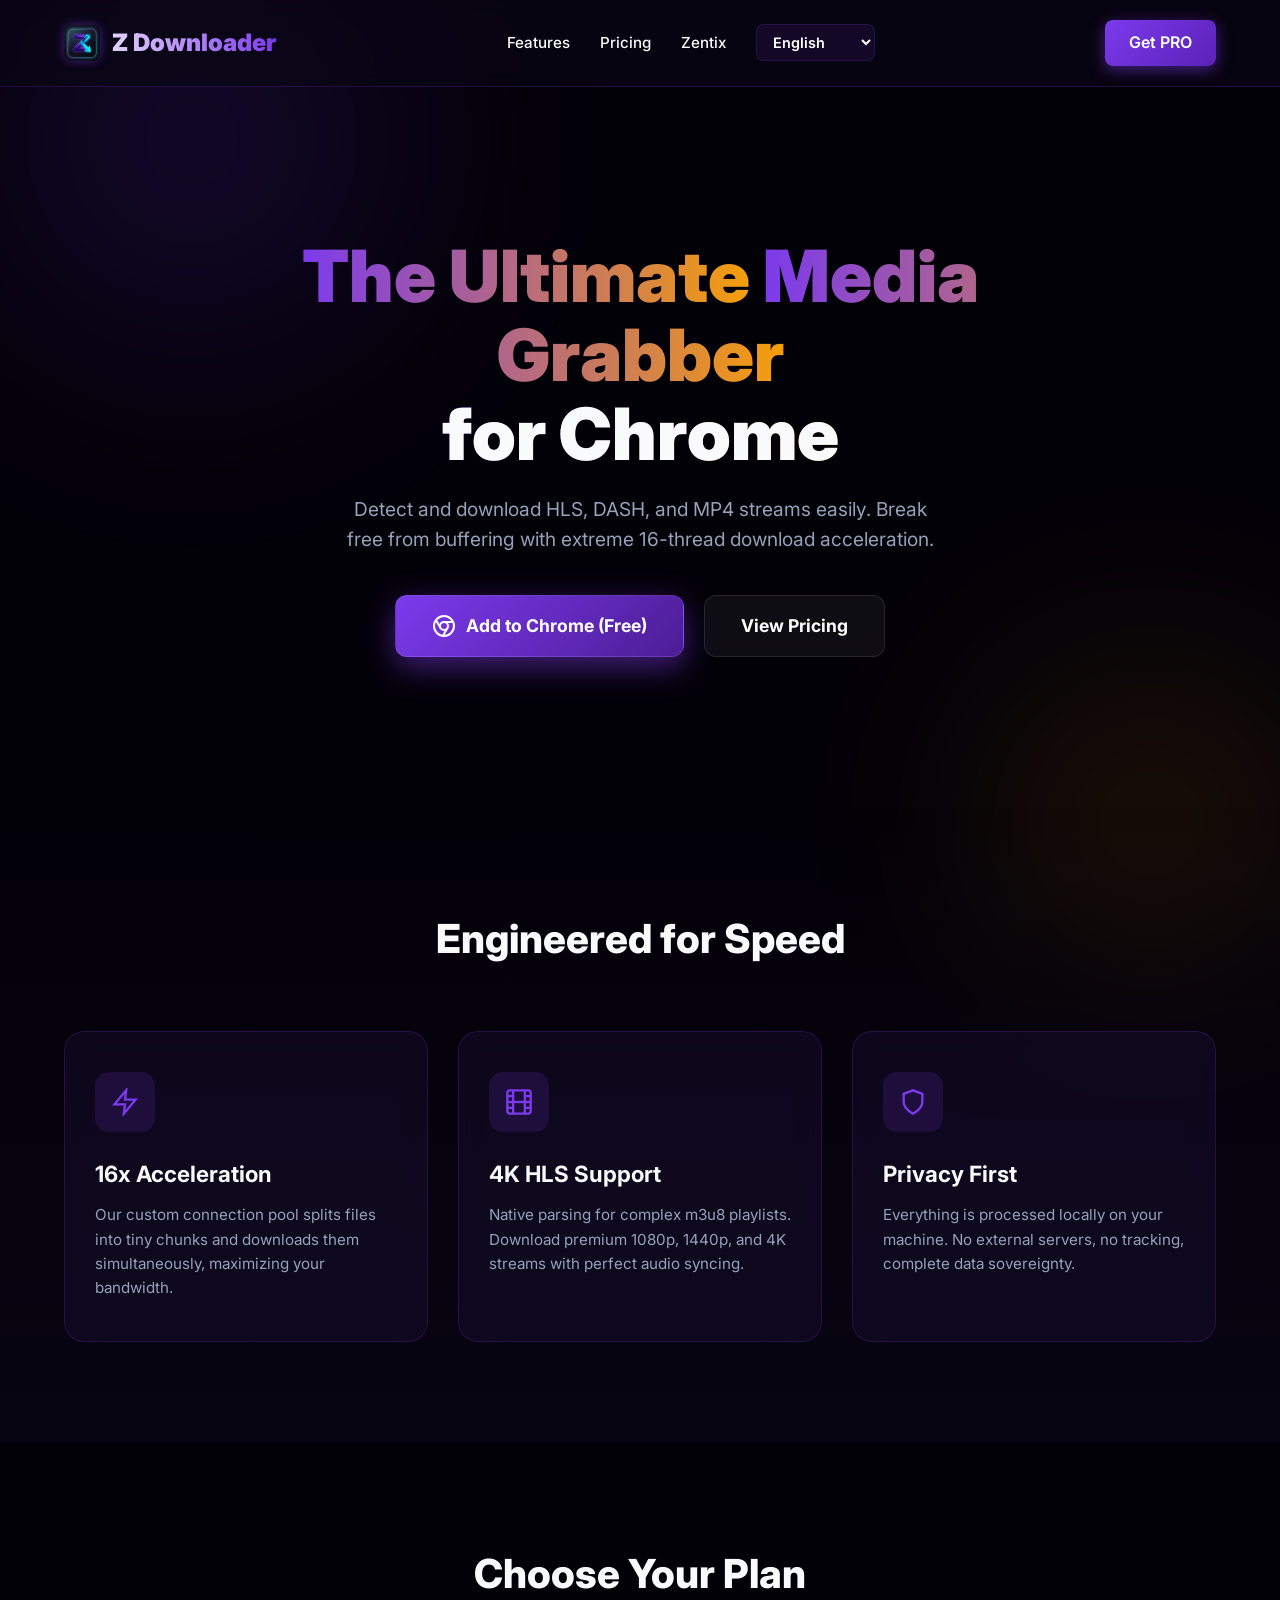
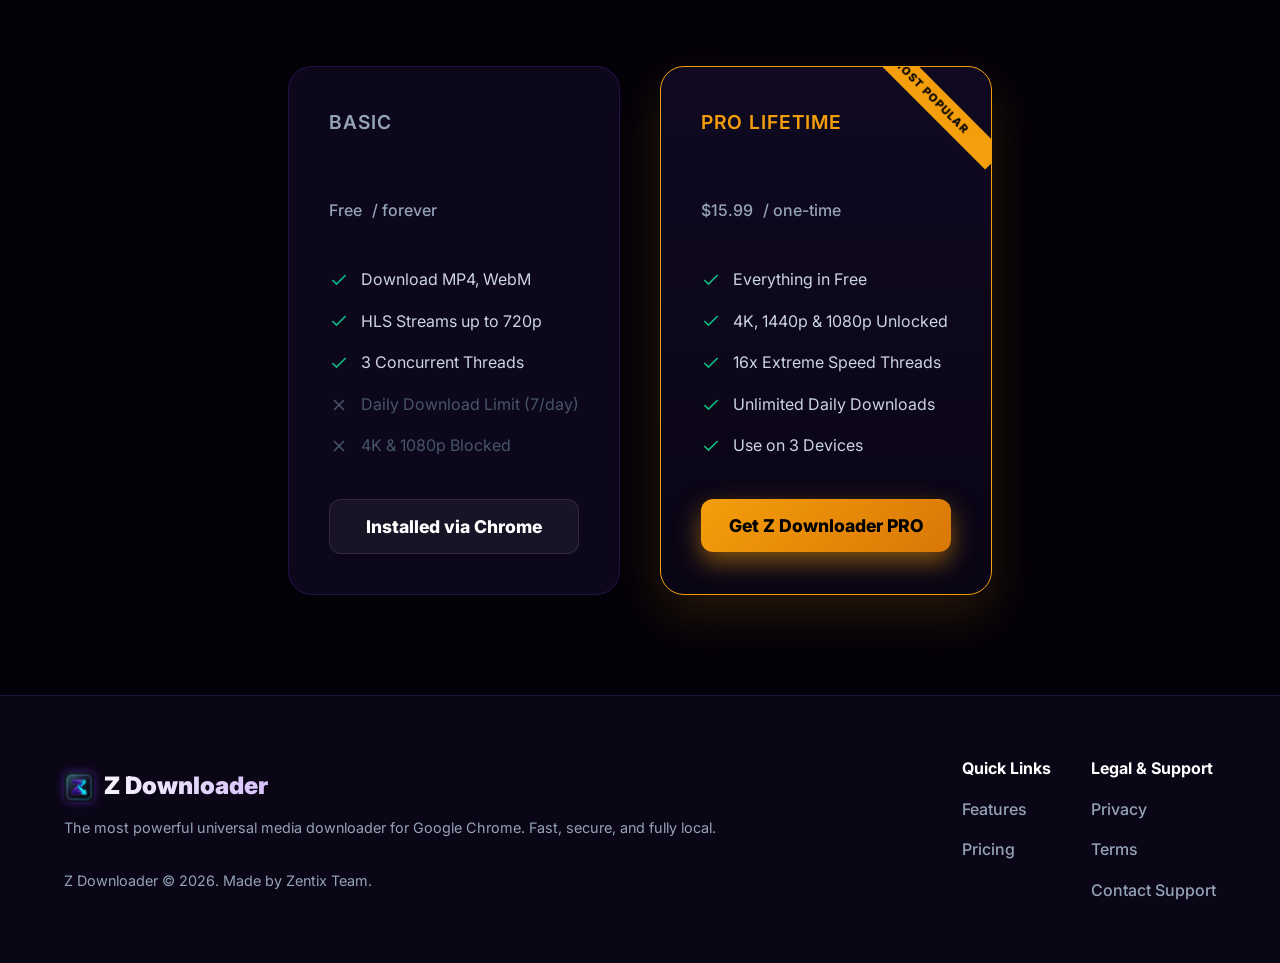
<file: index.html>
﻿<!DOCTYPE html>
<html lang="en">
<head>
  <meta charset="UTF-8">
  <meta name="viewport" content="width=device-width, initial-scale=1.0">
  <title>Z Downloader - Universal Media Grabber</title>
  <link rel="stylesheet" href="style.css">
</head>
<body>
  <div class="bg-glow"></div>
  <div class="bg-glow-2"></div>

  <nav>
    <a href="index.html" class="logo">
      <img src="icon.png" alt="Z Downloader Logo">
      Z Downloader
    </a>
    <div class="nav-links">
      <a href="index.html#features" data-i18n="nav_features">Features</a>
      <a href="index.html#pricing" data-i18n="nav_pricing">Pricing</a>
      <a href="zentix.html" data-i18n="nav_apps">Zentix</a>
      <select id="lang-select" class="lang-select">
        <option value="en">English</option>
        <option value="si">සිංහල</option>
        <option value="es">Español</option>
        <option value="fr">Français</option>
        <option value="de">Deutsch</option>
        <option value="ru">Русский</option>
        <option value="hi">हिन्दी</option>
        <option value="zh">中文</option>
        <option value="ar">العربية</option>
        <option value="pt">Português</option>
      </select>
      
    </div>
  <a href="index.html#pricing" class="btn-nav" data-i18n="nav_get_pro">Get PRO</a>  </nav>

  <header class="hero">
    <h1>
      <span data-i18n="hero_title_1">The Ultimate</span> 
      <span data-i18n="hero_title_2">Media Grabber</span><br>
      <span data-i18n="hero_title_3" style="color:var(--text-main);-webkit-text-fill-color:var(--text-main);">for Chrome</span>
    </h1>
    <p data-i18n="hero_desc">Detect and download HLS, DASH, and MP4 streams easily. Break free from buffering with extreme 16-thread download acceleration.</p>
    
    <div class="hero-buttons">
      <a href="https://chrome.google.com/webstore" class="btn-large btn-primary">
        <svg width="24" height="24" viewBox="0 0 24 24" fill="none" stroke="currentColor" stroke-width="2"><circle cx="12" cy="12" r="10"/><circle cx="12" cy="12" r="4"/><line x1="21.17" y1="8" x2="12" y2="8"/><line x1="3.95" y1="6.06" x2="8.54" y2="14"/><line x1="10.88" y1="21.94" x2="15.46" y2="14"/></svg>
        <span data-i18n="btn_chrome">Add to Chrome (Free)</span>
      </a>
      <a href="#pricing" class="btn-large btn-secondary" data-i18n="btn_view_pricing">View Pricing</a>
    </div>
  </header>

  <section id="features" class="features">
    <h2 class="section-title" data-i18n="features_title">Engineered for Speed</h2>
    <div class="grid">
      <div class="card">
        <div class="card-icon">
          <svg width="28" height="28" viewBox="0 0 24 24" fill="none" stroke="currentColor" stroke-width="2"><path d="M13 2L3 14h9l-1 8 10-12h-9l1-8z"/></svg>
        </div>
        <h3 data-i18n="f1_title">16x Acceleration</h3>
        <p data-i18n="f1_desc">Our custom connection pool splits files into tiny chunks and downloads them simultaneously, maximizing your bandwidth.</p>
      </div>
      <div class="card">
        <div class="card-icon">
          <svg width="28" height="28" viewBox="0 0 24 24" fill="none" stroke="currentColor" stroke-width="2"><rect x="2" y="2" width="20" height="20" rx="2.18" ry="2.18"/><line x1="7" y1="2" x2="7" y2="22"/><line x1="17" y1="2" x2="17" y2="22"/><line x1="2" y1="12" x2="22" y2="12"/><line x1="2" y1="7" x2="7" y2="7"/><line x1="2" y1="17" x2="7" y2="17"/><line x1="17" y1="17" x2="22" y2="17"/><line x1="17" y1="7" x2="22" y2="7"/></svg>
        </div>
        <h3 data-i18n="f2_title">4K HLS Support</h3>
        <p data-i18n="f2_desc">Native parsing for complex m3u8 playlists. Download premium 1080p, 1440p, and 4K streams with perfect audio syncing.</p>
      </div>
      <div class="card">
        <div class="card-icon">
          <svg width="28" height="28" viewBox="0 0 24 24" fill="none" stroke="currentColor" stroke-width="2"><path d="M12 22s8-4 8-10V5l-8-3-8 3v7c0 6 8 10 8 10z"/></svg>
        </div>
        <h3 data-i18n="f3_title">Privacy First</h3>
        <p data-i18n="f3_desc">Everything is processed locally on your machine. No external servers, no tracking, complete data sovereignty.</p>
      </div>
    </div>
  </section>

  <section id="pricing" class="pricing">
    <h2 class="section-title" data-i18n="pricing_title">Choose Your Plan</h2>
    <div class="pricing-grid">
      <div class="price-card">
        <div class="price-tier" data-i18n="plan_basic">Basic</div>
        <div class="price"><span data-i18n="plan_free">Free</span> <span data-i18n="plan_forever">/ forever</span></div>
        <ul class="features-list">
          <li><svg viewBox="0 0 24 24" fill="none" stroke="currentColor" stroke-width="2"><path d="M20 6L9 17l-5-5"/></svg> <span data-i18n="p1_f1">Download MP4, WebM</span></li>
          <li><svg viewBox="0 0 24 24" fill="none" stroke="currentColor" stroke-width="2"><path d="M20 6L9 17l-5-5"/></svg> <span data-i18n="p1_f2">HLS Streams up to 720p</span></li>
          <li><svg viewBox="0 0 24 24" fill="none" stroke="currentColor" stroke-width="2"><path d="M20 6L9 17l-5-5"/></svg> <span data-i18n="p1_f3">3 Concurrent Threads</span></li>
          <li class="disabled"><svg viewBox="0 0 24 24" fill="none" stroke="currentColor" stroke-width="2"><line x1="18" y1="6" x2="6" y2="18"/><line x1="6" y1="6" x2="18" y2="18"/></svg> <span data-i18n="p1_f4">Daily Limit (7/day)</span></li>
          <li class="disabled"><svg viewBox="0 0 24 24" fill="none" stroke="currentColor" stroke-width="2"><line x1="18" y1="6" x2="6" y2="18"/><line x1="6" y1="6" x2="18" y2="18"/></svg> <span data-i18n="p1_f5">4K & 1080p Blocked</span></li>
        </ul>
        <button class="btn-buy btn-free" data-i18n="btn_installed">Installed via Chrome</button>
      </div>

      <div class="price-card pro">
        <div class="price-tier" data-i18n="plan_pro_title">PRO Lifetime</div>
        <div class="price"><span data-i18n="plan_pro_price">.99</span> <span data-i18n="plan_onetime">/ one-time</span></div>
        <ul class="features-list">
          <li><svg viewBox="0 0 24 24" fill="none" stroke="currentColor" stroke-width="2"><path d="M20 6L9 17l-5-5"/></svg> <span data-i18n="p2_f1">Everything in Free</span></li>
          <li><svg viewBox="0 0 24 24" fill="none" stroke="currentColor" stroke-width="2"><path d="M20 6L9 17l-5-5"/></svg> <span data-i18n="p2_f2">4K, 1440p & 1080p Unlocked</span></li>
          <li><svg viewBox="0 0 24 24" fill="none" stroke="currentColor" stroke-width="2"><path d="M20 6L9 17l-5-5"/></svg> <span data-i18n="p2_f3">16x Threading Unlocked</span></li>
          <li><svg viewBox="0 0 24 24" fill="none" stroke="currentColor" stroke-width="2"><path d="M20 6L9 17l-5-5"/></svg> <span data-i18n="p2_f4">Unlimited Daily Downloads</span></li>
          <li><svg viewBox="0 0 24 24" fill="none" stroke="currentColor" stroke-width="2"><path d="M20 6L9 17l-5-5"/></svg> <span data-i18n="p2_f5">Use on 3 Devices</span></li>
        </ul>
        <a href="https://zentix.lemonsqueezy.com/checkout/buy/c52a9a9a-b541-444b-a4f2-3c042d774d1b" style="text-decoration:none;">
          <button class="btn-buy btn-pro-buy" data-i18n="btn_get_pro">Get Z Downloader PRO</button>
        </a>
      </div>
    </div>
  </section>

  <footer>
    <div class="footer-content">
      <div class="footer-brand">
        <a href="index.html" class="logo footer-logo">
          <img src="icon.png" alt="Z Downloader Logo">
          Z Downloader
        </a>
        <p data-i18n="footer_desc">The most powerful universal media downloader for Google Chrome. Fast, secure, and fully local.</p>
        <p style="margin-top:20px;" data-i18n="footer_made_by">Z Downloader © 2026. Made by Zentix Team.</p>
      </div>

      <div class="footer-links">
        <div style="display:flex;flex-direction:column;gap:15px;">
          <h4 style="color:#fff;" data-i18n="footer_quick">Quick Links</h4>
          <a href="index.html#features" data-i18n="nav_features">Features</a>
          <a href="index.html#pricing" data-i18n="nav_pricing">Pricing</a>
          </div>
        <div style="display:flex;flex-direction:column;gap:15px;">
          <h4 style="color:#fff;" data-i18n="footer_legal">Legal & Support</h4>
          <a href="privacy.html" data-i18n="nav_privacy">Privacy Policy</a>
          <a href="terms.html" data-i18n="nav_terms">Terms of Service</a>
          <a href="zentix.html#contact" data-i18n="footer_contact">Contact Support</a>
        </div>
      </div>
    </div>
  </footer>

  <script src="lang.js"></script>
</body>
</html>
</file>
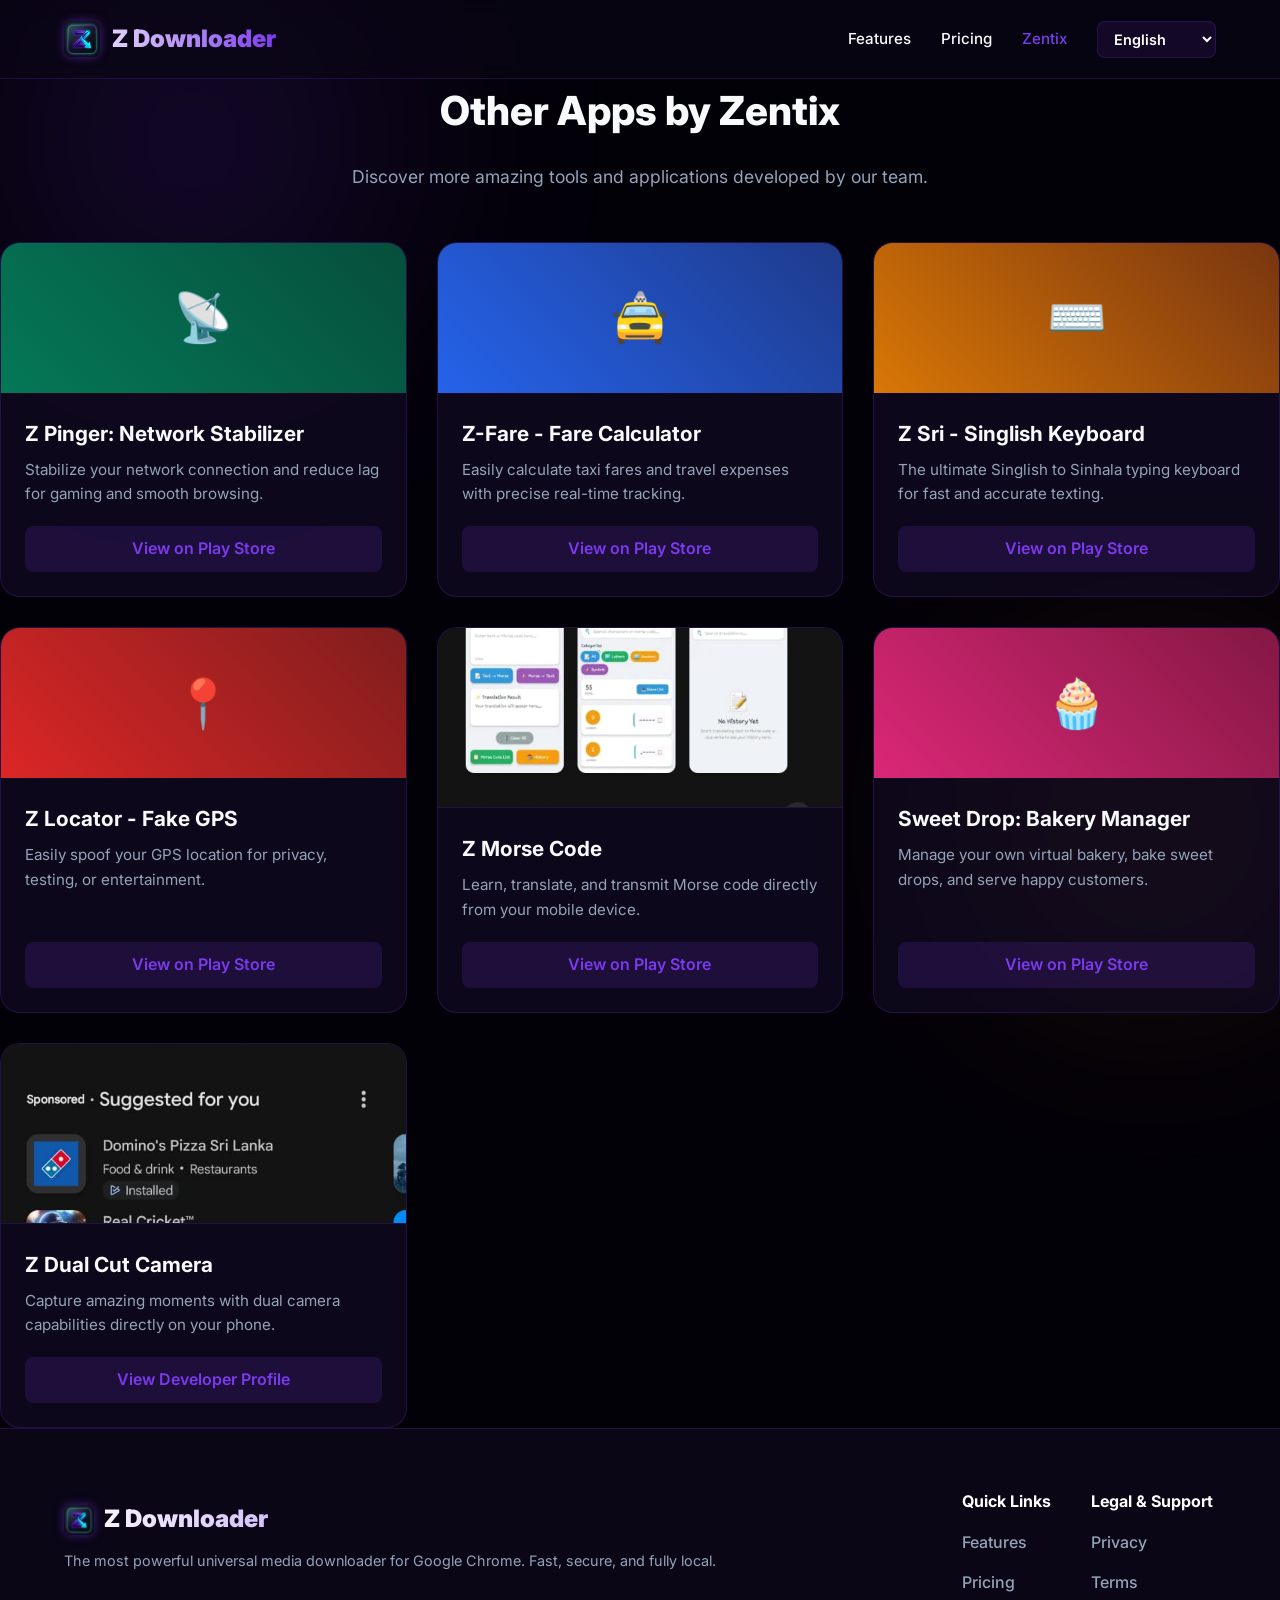
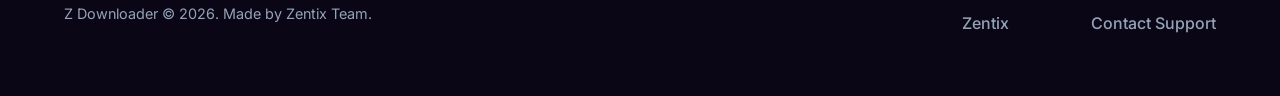
<file: apps.html>
﻿<!DOCTYPE html>
<html lang="en">
<head>
  <meta charset="UTF-8">
  <meta name="viewport" content="width=device-width, initial-scale=1.0">
  <title>Other Apps by Zentix</title>
  <link rel="stylesheet" href="style.css">
</head>
<body>
  <div class="bg-glow"></div>
  <div class="bg-glow-2"></div>

  <nav>
    <a href="index.html" class="logo">
      <img src="icon.png" alt="Z Downloader Logo">
      Z Downloader
    </a>
    <div class="nav-links">
      <a href="index.html#features" data-i18n="nav_features">Features</a>
      <a href="index.html#pricing" data-i18n="nav_pricing">Pricing</a>
      <a href="apps.html" style="color:var(--primary)" data-i18n="nav_apps">Other Apps</a>
      <select id="lang-select" class="lang-select">
        <option value="en">English</option>
        <option value="si">සිංහල</option>
        <option value="es">Español</option>
        <option value="fr">Français</option>
        <option value="de">Deutsch</option>
        <option value="ru">Русский</option>
        <option value="hi">हिन्दी</option>
        <option value="zh">中文</option>
        <option value="ar">العربية</option>
        <option value="pt">Português</option>
      </select>
    </div>
  </nav>

  <div class="page-content">
    <div class="section-title" style="margin-bottom:20px;" data-i18n="apps_title">Other Apps by Zentix</div>
    <p style="text-align:center;color:var(--text-muted);margin-bottom:50px;font-size:1.1rem;" data-i18n="apps_desc">Discover more amazing tools and applications developed by our team.</p>

    <div class="app-grid">
      
      <!-- Z Pinger -->
      <div class="app-card">
        <div style="height:150px;background:linear-gradient(45deg,#047857,#064e3b);display:flex;align-items:center;justify-content:center;font-size:3rem;">📡</div>
        <div class="app-info">
          <h3>Z Pinger: Network Stabilizer</h3>
          <p>Stabilize your network connection and reduce lag for gaming and smooth browsing.</p>
          <a href="https://play.google.com/store/apps/details?id=com.zentix.zpinger" target="_blank" class="app-link">View on Play Store</a>
        </div>
      </div>

      <!-- Z-Fare -->
      <div class="app-card">
        <div style="height:150px;background:linear-gradient(45deg,#2563eb,#1e3a8a);display:flex;align-items:center;justify-content:center;font-size:3rem;">🚖</div>
        <div class="app-info">
          <h3>Z-Fare - Fare Calculator</h3>
          <p>Easily calculate taxi fares and travel expenses with precise real-time tracking.</p>
          <a href="https://play.google.com/store/apps/details?id=com.zentix.zfare" target="_blank" class="app-link">View on Play Store</a>
        </div>
      </div>

      <!-- Z Sri -->
      <div class="app-card">
        <div style="height:150px;background:linear-gradient(45deg,#d97706,#78350f);display:flex;align-items:center;justify-content:center;font-size:3rem;">⌨️</div>
        <div class="app-info">
          <h3>Z Sri - Singlish Keyboard</h3>
          <p>The ultimate Singlish to Sinhala typing keyboard for fast and accurate texting.</p>
          <a href="https://play.google.com/store/apps/details?id=com.zentix.zsri" target="_blank" class="app-link">View on Play Store</a>
        </div>
      </div>

      <!-- Z Locator -->
      <div class="app-card">
        <div style="height:150px;background:linear-gradient(45deg,#dc2626,#7f1d1d);display:flex;align-items:center;justify-content:center;font-size:3rem;">📍</div>
        <div class="app-info">
          <h3>Z Locator - Fake GPS</h3>
          <p>Easily spoof your GPS location for privacy, testing, or entertainment.</p>
          <a href="https://play.google.com/store/apps/details?id=com.zentixteam.z_locator" target="_blank" class="app-link">View on Play Store</a>
        </div>
      </div>

      <!-- Z Morse Code -->
      <div class="app-card">
        <img src="z-morsecode.jpeg" alt="Z Morse Code">
        <div class="app-info">
          <h3>Z Morse Code</h3>
          <p>Learn, translate, and transmit Morse code directly from your mobile device.</p>
          <a href="https://play.google.com/store/apps/details?id=com.ksdmorsecode" target="_blank" class="app-link">View on Play Store</a>
        </div>
      </div>

      <!-- Sweet Drop -->
      <div class="app-card">
        <div style="height:150px;background:linear-gradient(45deg,#db2777,#831843);display:flex;align-items:center;justify-content:center;font-size:3rem;">🧁</div>
        <div class="app-info">
          <h3>Sweet Drop: Bakery Manager</h3>
          <p>Manage your own virtual bakery, bake sweet drops, and serve happy customers.</p>
          <a href="https://play.google.com/store/apps/details?id=com.zentix.z_filling" target="_blank" class="app-link">View on Play Store</a>
        </div>
      </div>

      <!-- Z Dual Cut -->
      <div class="app-card">
        <img src="z-dualcut.jpeg" alt="Z Dual Cut">
        <div class="app-info">
          <h3>Z Dual Cut Camera</h3>
          <p>Capture amazing moments with dual camera capabilities directly on your phone.</p>
          <a href="https://play.google.com/store/apps/dev?id=8379321856662439375" target="_blank" class="app-link">View Developer Profile</a>
        </div>
      </div>

    </div>
  </div>

  <footer>
    <div class="footer-content">
      <div class="footer-brand">
        <a href="index.html" class="logo footer-logo">
          <img src="icon.png" alt="Z Downloader Logo">
          Z Downloader
        </a>
        <p data-i18n="footer_desc">The most powerful universal media downloader for Google Chrome. Fast, secure, and fully local.</p>
        <p style="margin-top:20px;" data-i18n="footer_made_by">Z Downloader © 2026. Made by Zentix Team.</p>
      </div>

      <div class="footer-links">
        <div style="display:flex;flex-direction:column;gap:15px;">
          <h4 style="color:#fff;" data-i18n="footer_quick">Quick Links</h4>
          <a href="index.html#features" data-i18n="nav_features">Features</a>
          <a href="index.html#pricing" data-i18n="nav_pricing">Pricing</a>
          <a href="apps.html" data-i18n="nav_apps">Other Apps</a>
        </div>
        <div style="display:flex;flex-direction:column;gap:15px;">
          <h4 style="color:#fff;" data-i18n="footer_legal">Legal & Support</h4>
          <a href="privacy.html" data-i18n="nav_privacy">Privacy Policy</a>
          <a href="terms.html" data-i18n="nav_terms">Terms of Service</a>
          <a href="mailto:zentixteamofficial@gmail.com" data-i18n="footer_contact">Contact Support</a>
        </div>
      </div>
    </div>
  </footer>

  <script src="lang.js"></script>
</body>
</html>
</file>
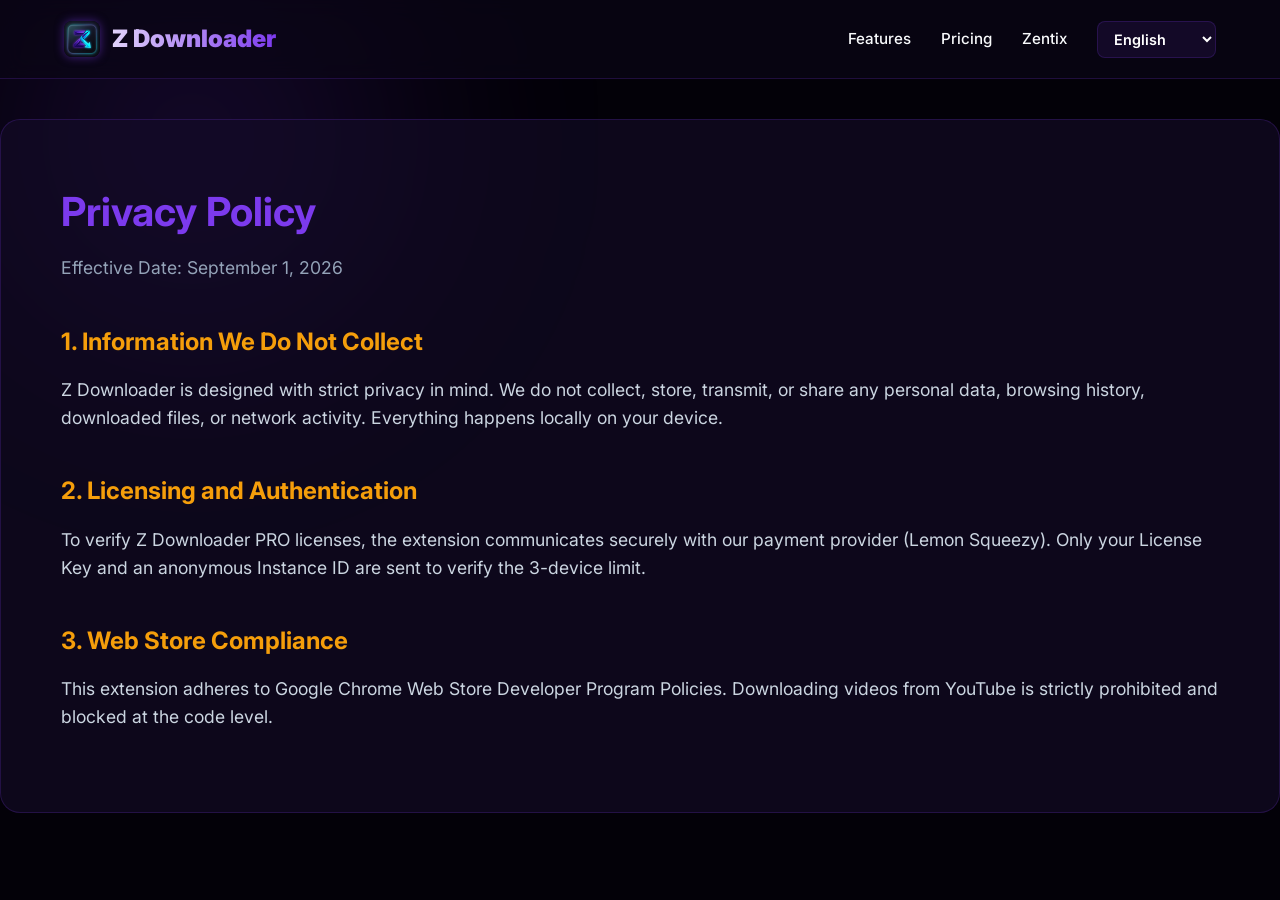
<file: privacy.html>
﻿<!DOCTYPE html>
<html lang="en">
<head>
  <meta charset="UTF-8">
  <meta name="viewport" content="width=device-width, initial-scale=1.0">
  <title>Privacy Policy - Z Downloader</title>
  <link rel="stylesheet" href="style.css">
</head>
<body>
  <div class="bg-glow"></div>
  <nav>
    <a href="index.html" class="logo">
      <img src="icon.png" alt="Z Downloader Logo">
      Z Downloader
    </a>
    <div class="nav-links">
      <a href="index.html#features" data-i18n="nav_features">Features</a>
      <a href="index.html#pricing" data-i18n="nav_pricing">Pricing</a>
      <a href="zentix.html" data-i18n="nav_apps">Zentix</a>
      <select id="lang-select" class="lang-select">
        <option value="en">English</option>
        <option value="si">සිංහල</option>
        <option value="es">Español</option>
        <option value="fr">Français</option>
        <option value="de">Deutsch</option>
        <option value="ru">Русский</option>
        <option value="hi">हिन्दी</option>
        <option value="zh">中文</option>
        <option value="ar">العربية</option>
        <option value="pt">Português</option>
      </select>
    </div>
  </nav>

  <div class="page-content" style="flex:1;">
    <div class="doc-box">
      <h1 data-i18n="priv_title">Privacy Policy</h1>
      <p class="date" data-i18n="priv_date">Effective Date: September 1, 2026</p>

      <h2 data-i18n="priv_h1">1. Information We Do Not Collect</h2>
      <p data-i18n="priv_p1">Z Downloader is designed with strict privacy in mind. We do not collect, store, transmit, or share any personal data, browsing history, downloaded files, or network activity. Everything happens locally on your device.</p>

      <h2 data-i18n="priv_h2">2. Licensing and Authentication</h2>
      <p data-i18n="priv_p2">To verify Z Downloader PRO licenses, the extension communicates securely with our payment provider (Lemon Squeezy). Only your License Key and an anonymous Instance ID are sent to verify the 3-device limit.</p>

      <h2 data-i18n="priv_h3">3. Web Store Compliance</h2>
      <p data-i18n="priv_p3">This extension adheres to Google Chrome Web Store Developer Program Policies. Downloading videos from YouTube is strictly prohibited and blocked at the code level.</p>
    </div>
  </div>
  
  <script src="lang.js"></script>
</body>
</html>
</file>
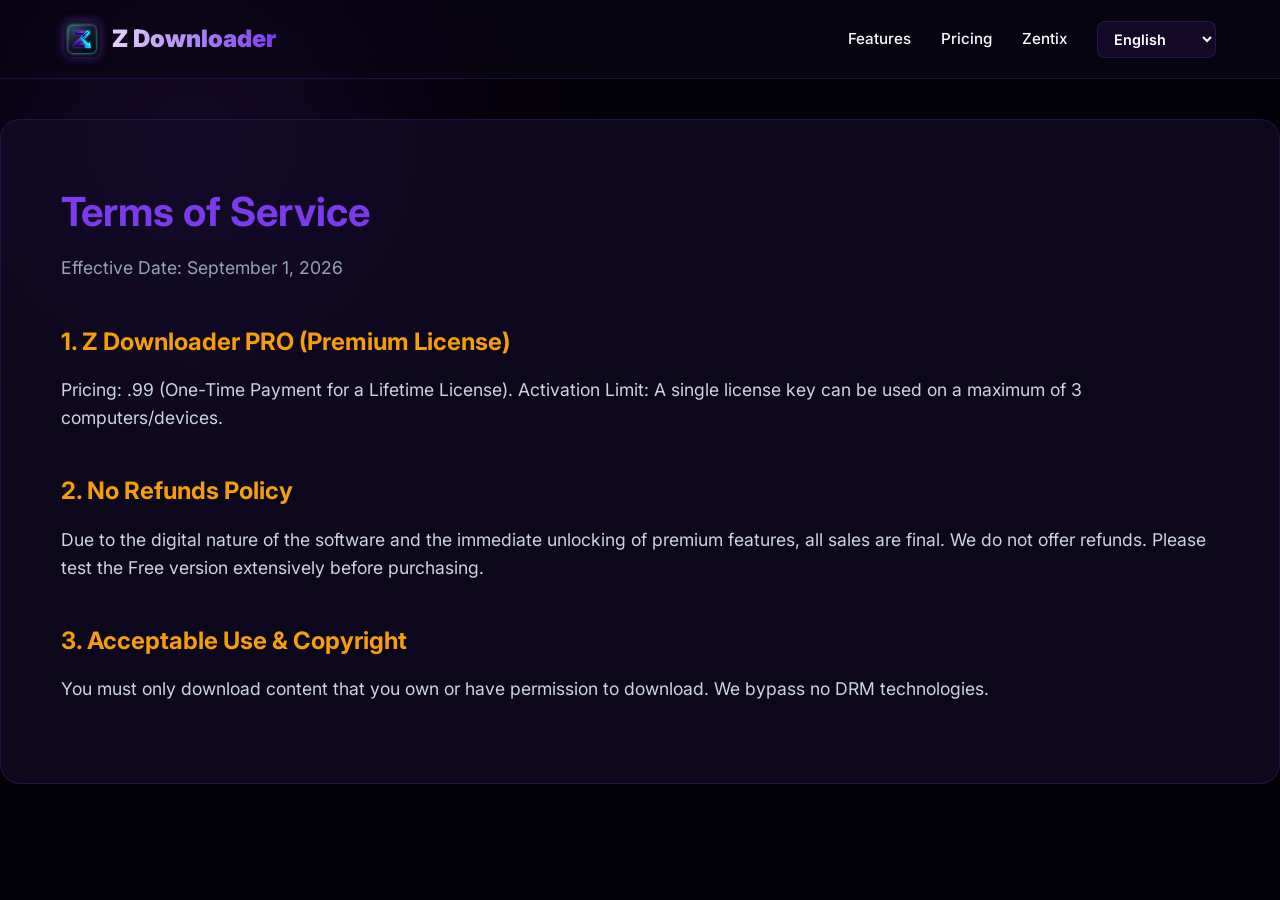
<file: terms.html>
﻿<!DOCTYPE html>
<html lang="en">
<head>
  <meta charset="UTF-8">
  <meta name="viewport" content="width=device-width, initial-scale=1.0">
  <title>Terms of Service - Z Downloader</title>
  <link rel="stylesheet" href="style.css">
</head>
<body>
  <div class="bg-glow"></div>
  <nav>
    <a href="index.html" class="logo">
      <img src="icon.png" alt="Z Downloader Logo">
      Z Downloader
    </a>
    <div class="nav-links">
      <a href="index.html#features" data-i18n="nav_features">Features</a>
      <a href="index.html#pricing" data-i18n="nav_pricing">Pricing</a>
      <a href="zentix.html" data-i18n="nav_apps">Zentix</a>
      <select id="lang-select" class="lang-select">
        <option value="en">English</option>
        <option value="si">සිංහල</option>
        <option value="es">Español</option>
        <option value="fr">Français</option>
        <option value="de">Deutsch</option>
        <option value="ru">Русский</option>
        <option value="hi">हिन्दी</option>
        <option value="zh">中文</option>
        <option value="ar">العربية</option>
        <option value="pt">Português</option>
      </select>
    </div>
  </nav>

  <div class="page-content" style="flex:1;">
    <div class="doc-box">
      <h1 data-i18n="terms_title">Terms of Service</h1>
      <p class="date">Effective Date: September 1, 2026</p>

      <h2 data-i18n="terms_h1">1. Z Downloader PRO (Premium License)</h2>
      <p data-i18n="terms_p1">Pricing: .99 (One-Time Payment for a Lifetime License). Activation Limit: A single license key can be used on a maximum of 3 computers/devices.</p>

      <h2 data-i18n="terms_h2">2. No Refunds Policy</h2>
      <p data-i18n="terms_p2">Due to the digital nature of the software and the immediate unlocking of premium features, all sales are final. We do not offer refunds. Please test the Free version extensively before purchasing.</p>

      <h2 data-i18n="terms_h3">3. Acceptable Use & Copyright</h2>
      <p data-i18n="terms_p3">You must only download content that you own or have permission to download. We bypass no DRM technologies.</p>
    </div>
  </div>
  
  <script src="lang.js"></script>
</body>
</html>
</file>
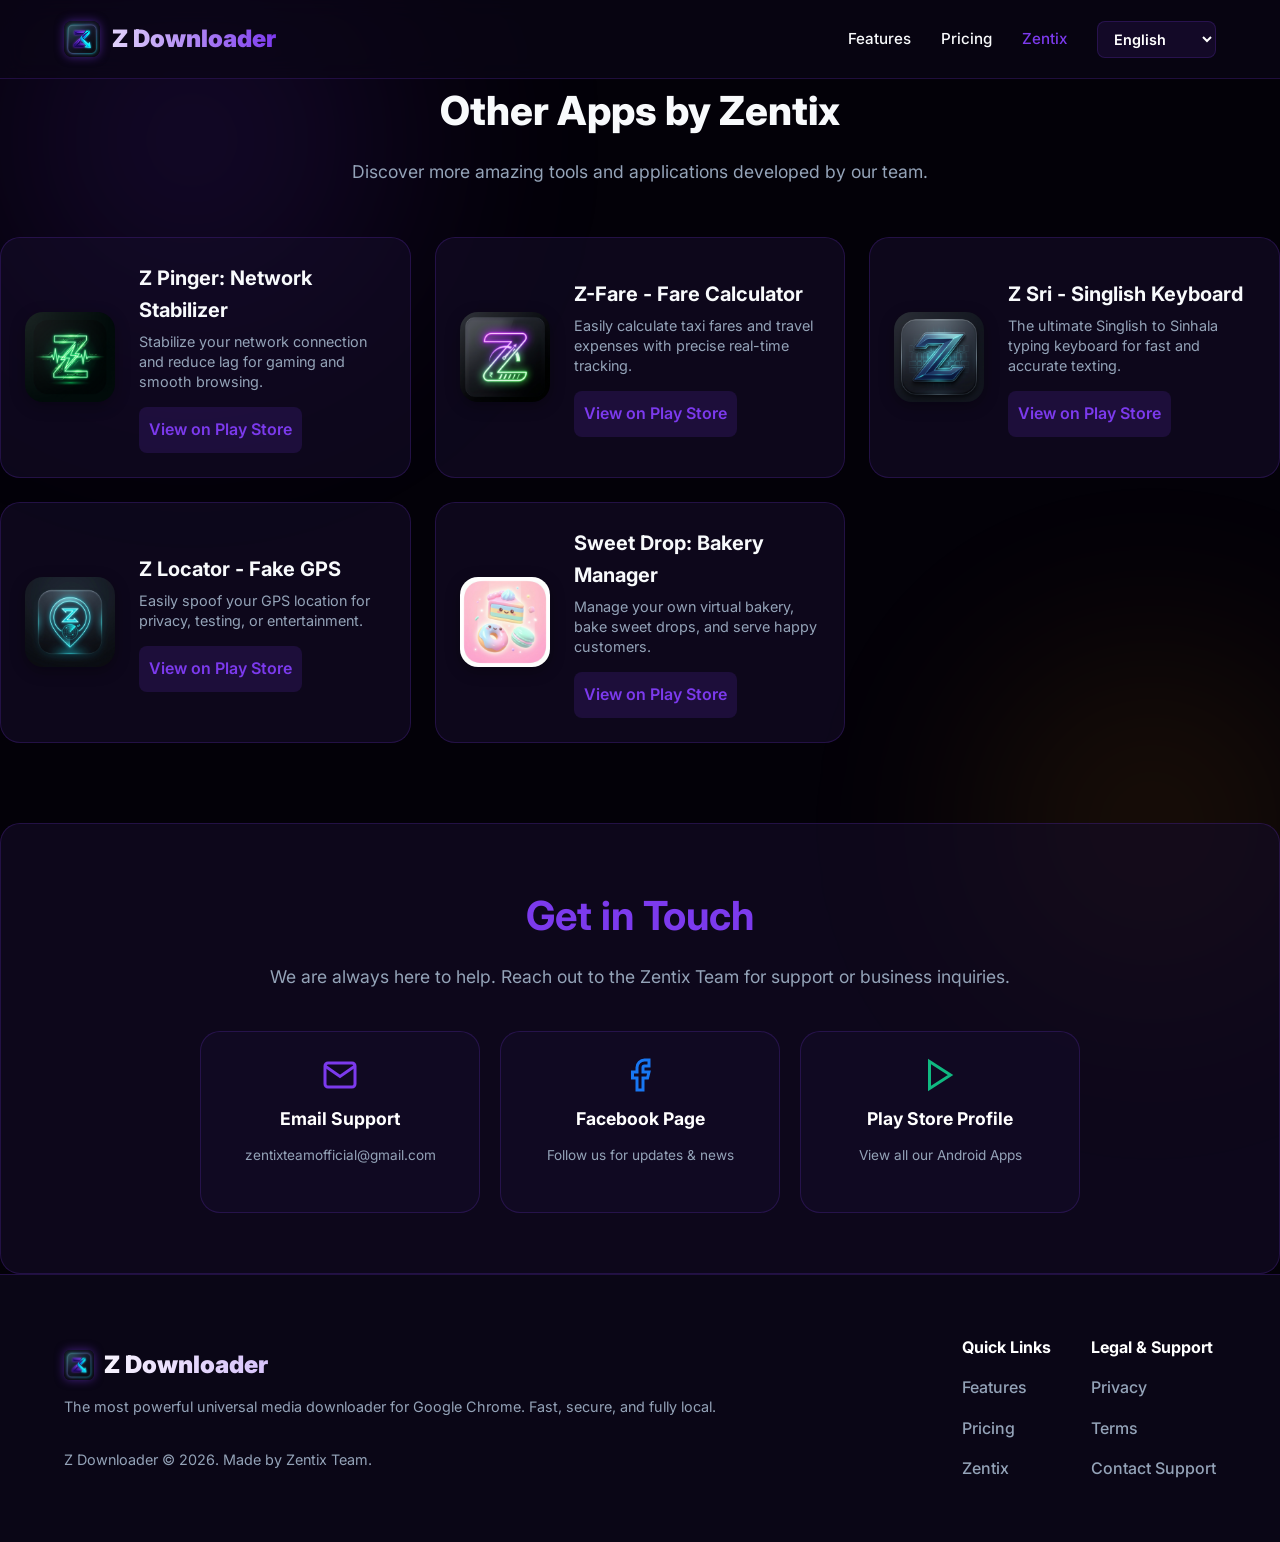
<file: zentix.html>
﻿<!DOCTYPE html>
<html lang="en">
<head>
  <meta charset="UTF-8">
  <meta name="viewport" content="width=device-width, initial-scale=1.0">
  <title>Zentix Apps & Contact</title>
  <link rel="stylesheet" href="style.css">
  <style>
    .horizontal-app-card {
      background: var(--bg-card);
      border: 1px solid var(--border-light);
      border-radius: 20px;
      padding: 24px;
      display: flex;
      align-items: center;
      gap: 24px;
      transition: transform 0.3s, box-shadow 0.3s, border-color 0.3s;
    }
    .horizontal-app-card:hover {
      transform: translateY(-5px);
      box-shadow: 0 10px 30px var(--primary-glow);
      border-color: var(--primary);
    }
    .horizontal-app-card img {
      width: 90px;
      height: 90px;
      border-radius: 18px;
      object-fit: cover;
      box-shadow: 0 4px 15px rgba(0,0,0,0.3);
      flex-shrink: 0;
    }
    .horizontal-app-info {
      flex: 1;
      display: flex;
      flex-direction: column;
      align-items: flex-start;
    }
    .horizontal-app-info h3 {
      font-size: 1.25rem;
      margin-bottom: 6px;
      color: var(--text-main);
    }
    .horizontal-app-info p {
      color: var(--text-muted);
      font-size: 0.9rem;
      margin-bottom: 15px;
      line-height: 1.4;
    }
    .app-grid {
      grid-template-columns: repeat(auto-fit, minmax(350px, 1fr));
      gap: 24px;
    }
    @media (max-width: 600px) {
      .horizontal-app-card {
        flex-direction: column;
        text-align: center;
        align-items: center;
      }
      .horizontal-app-info {
        align-items: center;
      }
    }
  </style>
</head>
<body>
  <div class="bg-glow"></div>
  <div class="bg-glow-2"></div>

  <nav>
    <a href="index.html" class="logo">
      <img src="icon.png" alt="Z Downloader Logo">
      Z Downloader
    </a>
    <div class="nav-links">
      <a href="index.html#features" data-i18n="nav_features">Features</a>
      <a href="index.html#pricing" data-i18n="nav_pricing">Pricing</a>
      <a href="zentix.html" data-i18n="nav_apps" style="color:var(--primary);">Zentix</a>
      <select id="lang-select" class="lang-select">
        <option value="en">English</option>
        <option value="si">සිංහල</option>
        <option value="es">Español</option>
        <option value="fr">Français</option>
        <option value="de">Deutsch</option>
        <option value="ru">Русский</option>
        <option value="hi">हिन्दी</option>
        <option value="zh">中文</option>
        <option value="ar">العربية</option>
        <option value="pt">Português</option>
      </select>
    </div>
  </nav>

  <div class="page-content" style="flex:1; style="max-width:1000px; margin:0 auto; padding-top:40px;">
    <div class="section-title" style="margin-bottom:15px;" data-i18n="apps_title">Zentix Apps & Contact Us</div>
    <p style="text-align:center;color:var(--text-muted);margin-bottom:50px;font-size:1.1rem;" data-i18n="apps_desc">Discover more amazing tools and applications developed by our team.</p>

    <div class="app-grid">
      <!-- Z Pinger -->
      <div class="horizontal-app-card">
        <img src="z pinger.png" alt="Z Pinger">
        <div class="horizontal-app-info">
          <h3>Z Pinger: Network Stabilizer</h3>
          <p>Stabilize your network connection and reduce lag for gaming and smooth browsing.</p>
          <a href="https://play.google.com/store/apps/details?id=com.zentix.zpinger" target="_blank" class="app-link">View on Play Store</a>
        </div>
      </div>

      <!-- Z-Fare -->
      <div class="horizontal-app-card">
        <img src="Z fare.png" alt="Z Fare">
        <div class="horizontal-app-info">
          <h3>Z-Fare - Fare Calculator</h3>
          <p>Easily calculate taxi fares and travel expenses with precise real-time tracking.</p>
          <a href="https://play.google.com/store/apps/details?id=com.zentix.zfare" target="_blank" class="app-link">View on Play Store</a>
        </div>
      </div>

      <!-- Z Sri -->
      <div class="horizontal-app-card">
        <img src="Z sri.png" alt="Z Sri">
        <div class="horizontal-app-info">
          <h3>Z Sri - Singlish Keyboard</h3>
          <p>The ultimate Singlish to Sinhala typing keyboard for fast and accurate texting.</p>
          <a href="https://play.google.com/store/apps/details?id=com.zentix.zsri" target="_blank" class="app-link">View on Play Store</a>
        </div>
      </div>

      <!-- Z Locator -->
      <div class="horizontal-app-card">
        <img src="z locator.png" alt="Z Locator">
        <div class="horizontal-app-info">
          <h3>Z Locator - Fake GPS</h3>
          <p>Easily spoof your GPS location for privacy, testing, or entertainment.</p>
          <a href="https://play.google.com/store/apps/details?id=com.zentixteam.z_locator" target="_blank" class="app-link">View on Play Store</a>
        </div>
      </div>

      <!-- Sweet Drop -->
      <div class="horizontal-app-card">
        <img src="z filling.png" alt="Sweet Drop">
        <div class="horizontal-app-info">
          <h3>Sweet Drop: Bakery Manager</h3>
          <p>Manage your own virtual bakery, bake sweet drops, and serve happy customers.</p>
          <a href="https://play.google.com/store/apps/details?id=com.zentix.z_filling" target="_blank" class="app-link">View on Play Store</a>
        </div>
      </div>
    </div>
    
    <div id="contact" class="doc-box" style="margin-top:80px;text-align:center;">
      <h2 style="font-size:2.5rem;color:var(--primary);margin-top:0;">Get in Touch</h2>
      <p style="margin-bottom:40px;color:var(--text-muted);">We are always here to help. Reach out to the Zentix Team for support or business inquiries.</p>
      
      <div style="display:flex;gap:20px;justify-content:center;align-items:stretch;flex-wrap:wrap;">
        <a href="mailto:zentixteamofficial@gmail.com" style="background:var(--bg-card);border:1px solid var(--border-light);padding:25px;border-radius:20px;text-decoration:none;transition:transform 0.3s;flex:1; min-width:200px; max-width:280px;display:flex;flex-direction:column;align-items:center;gap:12px;">
          <svg width="36" height="36" viewBox="0 0 24 24" fill="none" stroke="var(--primary)" stroke-width="2"><path d="M4 4h16c1.1 0 2 .9 2 2v12c0 1.1-.9 2-2 2H4c-1.1 0-2-.9-2-2V6c0-1.1.9-2 2-2z"/><polyline points="22,6 12,13 2,6"/></svg>
          <h3 style="color:#fff; font-size:1.1rem;">Email Support</h3>
          <p style="color:var(--text-muted);font-size:0.85rem;">zentixteamofficial@gmail.com</p>
        </a>

        <a href="https://www.facebook.com/profile.php?id=61584803565063" target="_blank" style="background:var(--bg-card);border:1px solid var(--border-light);padding:25px;border-radius:20px;text-decoration:none;transition:transform 0.3s;flex:1; min-width:200px; max-width:280px;display:flex;flex-direction:column;align-items:center;gap:12px;">
          <svg width="36" height="36" viewBox="0 0 24 24" fill="none" stroke="#1877F2" stroke-width="2"><path d="M18 2h-3a5 5 0 0 0-5 5v3H7v4h3v8h4v-8h3l1-4h-4V7a1 1 0 0 1 1-1h3z"/></svg>
          <h3 style="color:#fff; font-size:1.1rem;">Facebook Page</h3>
          <p style="color:var(--text-muted);font-size:0.85rem;">Follow us for updates & news</p>
        </a>
        
        <a href="https://play.google.com/store/apps/dev?id=8379321856662439375" target="_blank" style="background:var(--bg-card);border:1px solid var(--border-light);padding:25px;border-radius:20px;text-decoration:none;transition:transform 0.3s;flex:1; min-width:200px; max-width:280px;display:flex;flex-direction:column;align-items:center;gap:12px;">
          <svg width="36" height="36" viewBox="0 0 24 24" fill="none" stroke="#10b981" stroke-width="2"><path d="M5 3l14 9-14 9V3z"/></svg>
          <h3 style="color:#fff; font-size:1.1rem;">Play Store Profile</h3>
          <p style="color:var(--text-muted);font-size:0.85rem;">View all our Android Apps</p>
        </a>
      </div>
    </div>
  </div>

  <footer>
    <div class="footer-content">
      <div class="footer-brand">
        <a href="index.html" class="logo footer-logo">
          <img src="icon.png" alt="Z Downloader Logo">
          Z Downloader
        </a>
        <p data-i18n="footer_desc">The most powerful universal media downloader for Google Chrome. Fast, secure, and fully local.</p>
        <p style="margin-top:20px;" data-i18n="footer_made_by">Z Downloader © 2026. Made by Zentix Team.</p>
      </div>

      <div class="footer-links">
        <div style="display:flex;flex-direction:column;gap:15px;">
          <h4 style="color:#fff;" data-i18n="footer_quick">Quick Links</h4>
          <a href="index.html#features" data-i18n="nav_features">Features</a>
          <a href="index.html#pricing" data-i18n="nav_pricing">Pricing</a>
          <a href="zentix.html" data-i18n="nav_apps">Zentix</a>
        </div>
        <div style="display:flex;flex-direction:column;gap:15px;">
          <h4 style="color:#fff;" data-i18n="footer_legal">Legal & Support</h4>
          <a href="privacy.html" data-i18n="nav_privacy">Privacy Policy</a>
          <a href="terms.html" data-i18n="nav_terms">Terms of Service</a>
          <a href="zentix.html#contact" data-i18n="footer_contact">Contact Support</a>
        </div>
      </div>
    </div>
  </footer>

  <script src="lang.js"></script>
</body>
</html>
</file>
<file: style.css>
﻿@import url('https://fonts.googleapis.com/css2?family=Inter:wght@300;400;500;600;700;800;900&display=swap');

:root {
  --bg-base: #030108;
  --bg-surface: #0a0616;
  --bg-card: rgba(20, 12, 40, 0.6);
  --primary: #7c3aed;
  --primary-glow: rgba(124, 58, 237, 0.5);
  --secondary: #f59e0b;
  --secondary-glow: rgba(245, 158, 11, 0.5);
  --text-main: #f8fafc;
  --text-muted: #94a3b8;
  --border-light: rgba(124, 58, 237, 0.2);
}

* {
  margin: 0;
  padding: 0;
  box-sizing: border-box;
  font-family: 'Inter', sans-serif;
}

body {
  min-height: 100vh;
  display: flex;
  flex-direction: column;
  background-color: var(--bg-base);
  color: var(--text-main);
  overflow-x: hidden;
  line-height: 1.6;
}

/* Background effects */
.bg-glow {
  position: fixed;
  top: -20%;
  left: -10%;
  width: 50vw;
  height: 50vw;
  background: radial-gradient(circle, var(--primary-glow) 0%, transparent 70%);
  filter: blur(100px);
  z-index: -1;
  opacity: 0.4;
  animation: floatGlow 10s ease-in-out infinite alternate;
}

.bg-glow-2 {
  position: fixed;
  bottom: -20%;
  right: -10%;
  width: 40vw;
  height: 40vw;
  background: radial-gradient(circle, var(--secondary-glow) 0%, transparent 70%);
  filter: blur(100px);
  z-index: -1;
  opacity: 0.3;
  animation: floatGlow 8s ease-in-out infinite alternate-reverse;
}

@keyframes floatGlow {
  0% { transform: translate(0, 0); }
  100% { transform: translate(50px, 50px); }
}

/* Navbar */
nav {
  display: flex;
  justify-content: space-between;
  align-items: center;
  padding: 20px 5%;
  background: rgba(10, 6, 22, 0.7);
  backdrop-filter: blur(12px);
  border-bottom: 1px solid var(--border-light);
  position: sticky;
  top: 0;
  z-index: 100;
}

.logo {
  font-size: 1.5rem;
  font-weight: 900;
  background: linear-gradient(90deg, #fff, var(--primary));
  -webkit-background-clip: text;
  -webkit-text-fill-color: transparent;
  display: flex;
  align-items: center;
  gap: 12px;
  text-decoration: none;
}
.logo img {
  width: 36px;
  height: 36px;
  border-radius: 8px;
  box-shadow: 0 0 10px var(--primary-glow);
}

.nav-links {
  display: flex;
  gap: 30px;
  align-items: center;
}

.nav-links a {
  color: var(--text-main);
  text-decoration: none;
  font-weight: 500;
  font-size: 0.95rem;
  transition: color 0.3s;
}

.nav-links a:hover {
  color: var(--primary);
}

.lang-select {
  background: rgba(124, 58, 237, 0.1);
  color: #fff;
  border: 1px solid var(--border-light);
  padding: 8px 12px;
  border-radius: 8px;
  cursor: pointer;
  outline: none;
  font-weight: 600;
  font-size: 0.9rem;
}
.lang-select option {
  background: var(--bg-surface);
  color: #fff;
}

.btn-nav {
  background: linear-gradient(135deg, var(--primary), #5b21b6);
  padding: 10px 24px;
  border-radius: 8px;
  color: white;
  text-decoration: none;
  font-weight: 600;
  box-shadow: 0 4px 15px var(--primary-glow);
  transition: transform 0.2s, box-shadow 0.2s;
}

.btn-nav:hover {
  transform: translateY(-2px);
  box-shadow: 0 6px 20px var(--primary-glow);
}

/* Hero Section */
.hero {
  min-height: 80vh;
  display: flex;
  flex-direction: column;
  justify-content: center;
  align-items: center;
  text-align: center;
  padding: 0 5%;
  position: relative;
}

.badge {
  background: rgba(124, 58, 237, 0.15);
  border: 1px solid var(--primary);
  color: #c4b5fd;
  padding: 6px 16px;
  border-radius: 20px;
  font-size: 0.85rem;
  font-weight: 600;
  margin-bottom: 24px;
  letter-spacing: 1px;
}

.hero h1 {
  font-size: 4.5rem;
  font-weight: 900;
  line-height: 1.1;
  margin-bottom: 20px;
  max-width: 800px;
}

.hero h1 span {
  background: linear-gradient(90deg, var(--primary), var(--secondary));
  -webkit-background-clip: text;
  -webkit-text-fill-color: transparent;
}

.hero p {
  font-size: 1.2rem;
  color: var(--text-muted);
  max-width: 600px;
  margin-bottom: 40px;
}

.hero-buttons {
  display: flex;
  gap: 20px;
}

.btn-large {
  padding: 16px 36px;
  border-radius: 12px;
  font-size: 1.1rem;
  font-weight: 700;
  text-decoration: none;
  display: inline-flex;
  align-items: center;
  gap: 10px;
  transition: all 0.3s ease;
}

.btn-primary {
  background: linear-gradient(135deg, var(--primary), #4c1d95);
  color: white;
  box-shadow: 0 10px 30px var(--primary-glow);
  border: 1px solid rgba(255,255,255,0.1);
}

.btn-primary:hover {
  transform: translateY(-3px) scale(1.02);
  box-shadow: 0 15px 40px var(--primary-glow);
}

.btn-secondary {
  background: rgba(255,255,255,0.05);
  color: white;
  border: 1px solid rgba(255,255,255,0.1);
  backdrop-filter: blur(10px);
}

.btn-secondary:hover {
  background: rgba(255,255,255,0.1);
  transform: translateY(-3px);
}

/* Features Grid */
.features {
  padding: 100px 5%;
  background: linear-gradient(180deg, transparent, rgba(10,6,22,0.8));
}

.section-title {
  text-align: center;
  font-size: 2.5rem;
  font-weight: 800;
  margin-bottom: 60px;
}

.grid {
  display: grid;
  grid-template-columns: repeat(auto-fit, minmax(300px, 1fr));
  gap: 30px;
  max-width: 1200px;
  margin: 0 auto;
}

.card {
  background: var(--bg-card);
  border: 1px solid var(--border-light);
  border-radius: 20px;
  padding: 40px 30px;
  backdrop-filter: blur(16px);
  transition: transform 0.3s, border-color 0.3s;
}

.card:hover {
  transform: translateY(-10px);
  border-color: var(--primary);
  box-shadow: 0 10px 30px rgba(124, 58, 237, 0.15);
}

.card-icon {
  width: 60px;
  height: 60px;
  background: rgba(124, 58, 237, 0.15);
  border-radius: 14px;
  display: flex;
  align-items: center;
  justify-content: center;
  color: var(--primary);
  margin-bottom: 24px;
}

.card h3 {
  font-size: 1.4rem;
  margin-bottom: 12px;
}

.card p {
  color: var(--text-muted);
  font-size: 0.95rem;
}

/* Pricing Section */
.pricing {
  padding: 100px 5%;
  max-width: 1000px;
  margin: 0 auto;
}

.pricing-grid {
  display: grid;
  grid-template-columns: 1fr 1fr;
  gap: 40px;
  margin-top: 50px;
}

.price-card {
  background: var(--bg-card);
  border: 1px solid var(--border-light);
  border-radius: 24px;
  padding: 40px;
  position: relative;
  overflow: hidden;
}

.price-card.pro {
  border-color: var(--secondary);
  background: linear-gradient(180deg, rgba(20,12,40,0.8) 0%, rgba(20,12,40,0.4) 100%);
  box-shadow: 0 20px 50px rgba(245, 158, 11, 0.15);
}

.price-card.pro::before {
  content: 'MOST POPULAR';
  position: absolute;
  top: 16px;
  right: -30px;
  background: var(--secondary);
  color: #000;
  font-size: 0.7rem;
  font-weight: 800;
  padding: 4px 40px;
  transform: rotate(45deg);
  letter-spacing: 1px;
}

.price-tier {
  font-size: 1.2rem;
  font-weight: 600;
  color: var(--text-muted);
  text-transform: uppercase;
  letter-spacing: 1px;
}

.pro .price-tier {
  color: var(--secondary);
}

.price {
  font-size: 3.5rem;
  font-weight: 900;
  margin: 15px 0 25px;
}

.price span {
  font-size: 1rem;
  font-weight: 500;
  color: var(--text-muted);
}

.features-list {
  list-style: none;
  margin-bottom: 40px;
}

.features-list li {
  display: flex;
  align-items: center;
  gap: 12px;
  margin-bottom: 16px;
  color: #cbd5e1;
}

.features-list li svg {
  color: #10b981;
  width: 20px;
  flex-shrink: 0;
}
.features-list li.disabled {
  color: #475569;
}
.features-list li.disabled svg {
  color: #475569;
}

.btn-buy {
  width: 100%;
  padding: 16px;
  border-radius: 12px;
  border: none;
  font-size: 1.1rem;
  font-weight: 800;
  cursor: pointer;
  transition: all 0.3s;
}

.btn-free {
  background: rgba(255,255,255,0.05);
  color: white;
  border: 1px solid rgba(255,255,255,0.1);
}

.btn-pro-buy {
  background: linear-gradient(135deg, #f59e0b, #d97706);
  color: #000;
  box-shadow: 0 10px 25px var(--secondary-glow);
}
.btn-pro-buy:hover {
  transform: translateY(-2px);
  box-shadow: 0 15px 35px var(--secondary-glow);
}

/* App Grid (Other Apps) */
.app-grid {
  display: grid;
  grid-template-columns: repeat(auto-fit, minmax(320px, 1fr));
  gap: 30px;
  margin-top: 40px;
}
.app-card {
  background: var(--bg-card);
  border: 1px solid var(--border-light);
  border-radius: 20px;
  overflow: hidden;
  transition: transform 0.3s, box-shadow 0.3s;
  display: flex;
  flex-direction: column;
}
.app-card:hover {
  transform: translateY(-5px);
  box-shadow: 0 10px 30px var(--primary-glow);
  border-color: var(--primary);
}
.app-card img {
  width: 100%;
  height: 180px;
  object-fit: cover;
  border-bottom: 1px solid var(--border-light);
}
.app-info {
  padding: 24px;
  flex: 1;
  display: flex;
  flex-direction: column;
}
.app-info h3 {
  font-size: 1.3rem;
  margin-bottom: 8px;
  color: var(--text-main);
}
.app-info p {
  color: var(--text-muted);
  font-size: 0.95rem;
  margin-bottom: 20px;
  flex: 1;
}
.app-link {
  display: inline-block;
  text-align: center;
  background: rgba(124, 58, 237, 0.15);
  color: var(--primary);
  padding: 10px;
  border-radius: 8px;
  text-decoration: none;
  font-weight: 600;
  transition: all 0.2s;
}
.app-link:hover {
  background: var(--primary);
  color: #fff;
}

/* Documents */
.doc-box {
  background: var(--bg-card);
  border: 1px solid var(--border-light);
  border-radius: 20px;
  padding: 60px;
  margin-top: 40px;
}
.doc-box h1 {
  font-size: 2.5rem;
  margin-bottom: 10px;
  color: var(--primary);
}
.doc-box p.date {
  color: var(--text-muted);
  margin-bottom: 40px;
}
.doc-box h2 {
  font-size: 1.5rem;
  margin: 40px 0 15px;
  color: var(--secondary);
}
.doc-box p {
  color: #cbd5e1;
  margin-bottom: 20px;
  font-size: 1.1rem;
}

/* Footer */
footer {
  border-top: 1px solid var(--border-light);
  padding: 60px 5%;
  background: var(--bg-surface);
}

.footer-content {
  max-width: 1200px;
  margin: 0 auto;
  display: flex;
  justify-content: space-between;
  align-items: center;
  flex-wrap: wrap;
  gap: 30px;
}

.footer-brand {
  display: flex;
  flex-direction: column;
  gap: 10px;
}
.footer-logo {
  font-size: 1.5rem;
  font-weight: 900;
  color: #fff;
  display: flex;
  align-items: center;
  gap: 10px;
  text-decoration: none;
}
.footer-logo img {
  width: 30px;
  height: 30px;
  border-radius: 6px;
}
.footer-brand p {
  color: var(--text-muted);
  font-size: 0.9rem;
}

.footer-links {
  display: flex;
  gap: 40px;
}
.footer-links a {
  color: var(--text-muted);
  text-decoration: none;
  font-weight: 500;
  transition: color 0.3s;
}
.footer-links a:hover {
  color: var(--primary);
}

@media (max-width: 768px) {
  nav { flex-direction: column; gap: 15px; padding: 15px; }
  .nav-links { display: flex; flex-wrap: wrap; justify-content: center; gap: 15px; }
  .btn-nav { display: none; }
  .hero h1 { font-size: 2.5rem; }
  .pricing-grid { grid-template-columns: 1fr; }
  .footer-content { flex-direction: column; text-align: center; gap: 40px; }
  .footer-links { justify-content: center; flex-wrap: wrap; flex-direction: column; align-items: center; }
}
</file>
